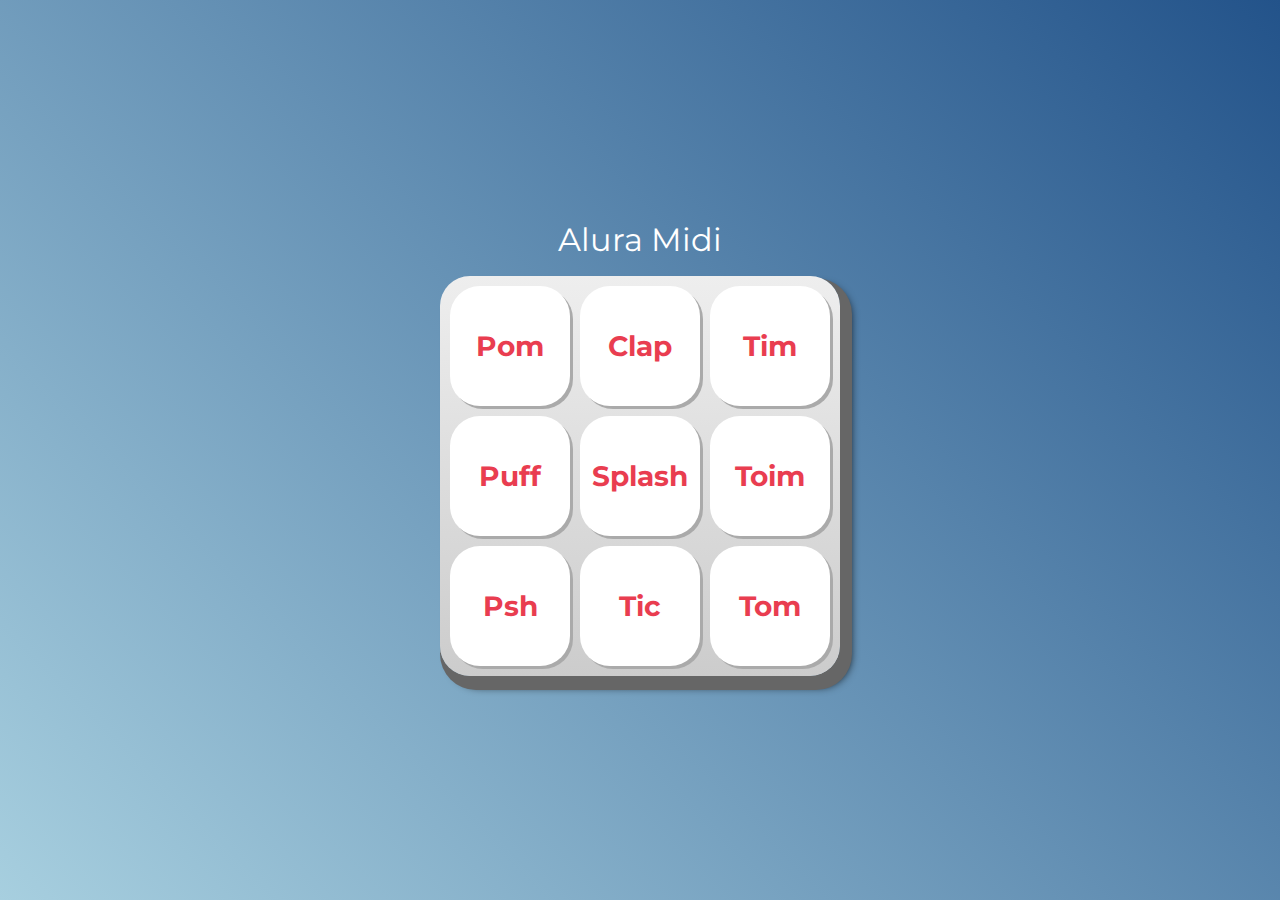
<file: aluramidi-curso-arquivos-iniciais/index.html>
<!DOCTYPE html>
<html lang="pt-BR">
<head>
    <meta charset="UTF-8">
    <meta http-equiv="X-UA-Compatible" content="IE=edge">
    <meta name="viewport" content="width=device-width, initial-scale=1.0">

    <title>Alura MIDI</title>

    <link rel="preconnect" href="https://fonts.googleapis.com">
    <link rel="preconnect" href="https://fonts.gstatic.com" crossorigin>
    <link href="https://fonts.googleapis.com/css2?family=Montserrat:wght@500;600&display=swap" rel="stylesheet">

    <link rel="icon" type="image/png" href="images/bateria.png">
    <link rel="stylesheet" href="css/reset.css">
    <link rel="stylesheet" href="css/estilos.css">

</head>
<body>

    <h1>Alura Midi</h1>

    <section class="teclado">
        <button onclick="alert(`Pom`)" class="tecla tecla_pom">Pom</button>
        <button class="tecla tecla_clap">Clap</button>
        <button class="tecla tecla_tim">Tim</button>

        <button class="tecla tecla_puff">Puff</button>
        <button class="tecla tecla_splash">Splash</button>
        <button class="tecla tecla_toim">Toim</button>

        <button class="tecla tecla_psh">Psh</button>
        <button class="tecla tecla_tic">Tic</button>
        <button class="tecla tecla_tom">Tom</button>

    <audio src="sounds/keyq.wav" id="som_tecla_pom"></audio>
    <audio src="sounds/keyw.wav" id="som_tecla_clap"></audio>
    <audio src="sounds/keye.wav" id="som_tecla_tim"></audio>
    <audio src="sounds/keya.wav" id="som_tecla_puff"></audio>
    <audio src="sounds/keys.wav" id="som_tecla_splash"></audio>
    <audio src="sounds/keyd.wav" id="som_tecla_toim"></audio>
    <audio src="sounds/keyz.wav" id="som_tecla_psh"></audio>
    <audio src="sounds/keyx.wav" id="som_tecla_tic"></audio>
    <audio src="sounds/keyc.wav" id="som_tecla_tom"></audio>

</body>
</html>
</file>
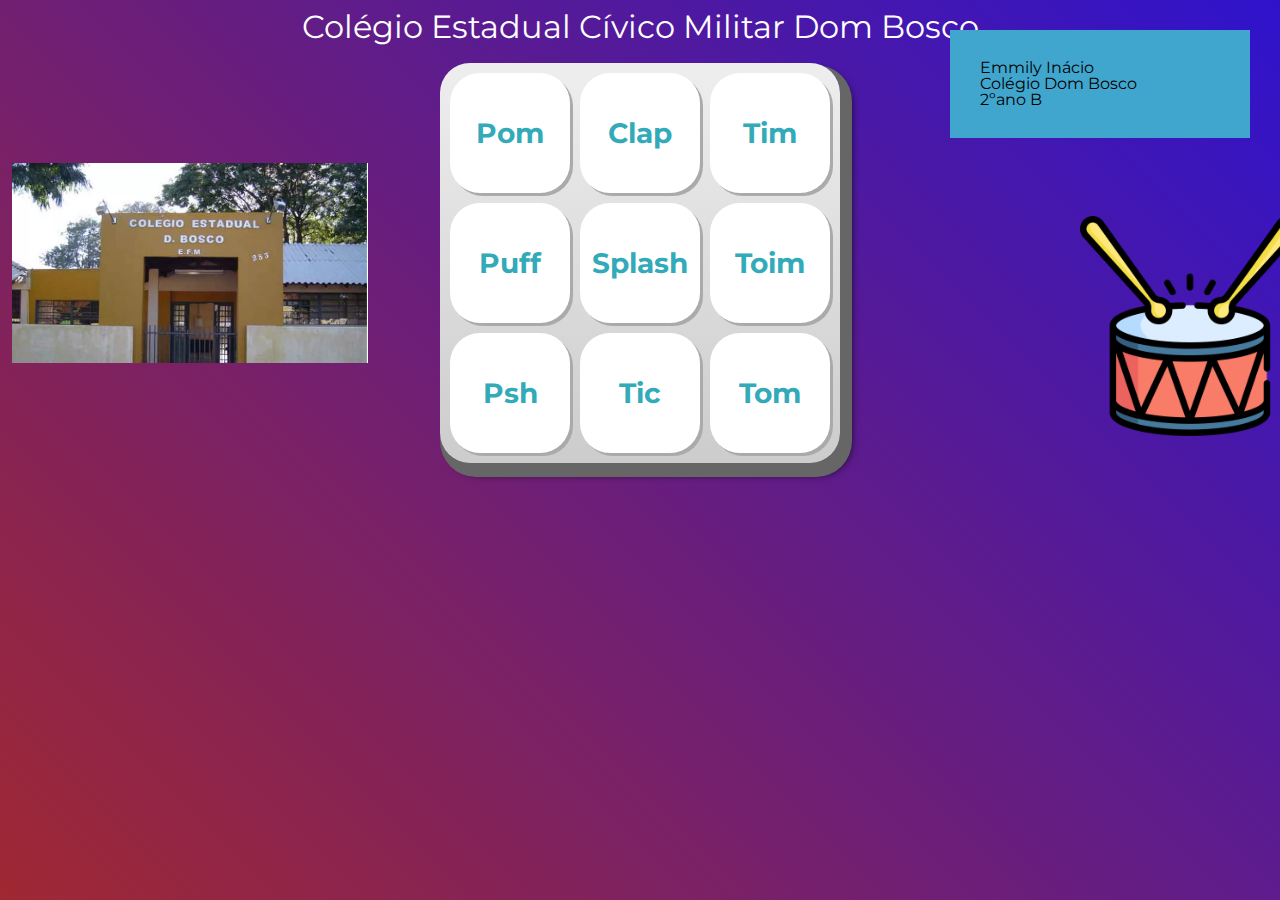
<file: aluramidi/index.html>
<!DOCTYPE html>
<html lang="pt-BR">
<head>
    <meta charset="UTF-8">
    <meta http-equiv="X-UA-Compatible" content="IE=edge">
    <meta name="viewport" content="width=device-width, initial-scale=1.0">

    <title>Alura Midi</title>

    <link rel="preconnect" href="https://fonts.googleapis.com">
    <link rel="preconnect" href="https://fonts.gstatic.com" crossorigin>
    <link href="https://fonts.googleapis.com/css2?family=Montserrat:wght@500;600&display=swap" rel="stylesheet">

    <link rel="icon" type="image/png" href="images/bateria.png">
    <link rel="stylesheet" href="css/reset.css">
    <link rel="stylesheet" href="css/estilos.css">
   

    
</head>

<body>

    <h1>Colégio Estadual Cívico Militar Dom Bosco</h1>
    
    <section class="teclado">
        <button class="tecla tecla_pom">Pom</button>
        <button class="tecla tecla_clap">Clap</button>
        <button class="tecla tecla_tim">Tim</button>

        <button class="tecla tecla_puff">Puff</button>
        <button class="tecla tecla_splash">Splash</button>
        <button class="tecla tecla_toim">Toim</button>

        <button class="tecla tecla_psh">Psh</button>
        <button class="tecla tecla_tic">Tic</button>
        <button class="tecla tecla_tom">Tom</button>
    </section>

    <audio src ="sounds/keyq.wav" id="som_tecla_pom"></audio>
    <audio src ="sounds/keyw.wav" id="som_tecla_clap"></audio>
    <audio src ="sounds/keye.wav" id="som_tecla_tim"></audio>
    <audio src ="sounds/keya.wav" id="som_tecla_puff"></audio>
    <audio src ="sounds/keys.wav" id="som_tecla_splash"></audio>
    <audio src ="sounds/keyd.wav" id="som_tecla_toim"></audio>
    <audio src ="sounds/keyz.wav" id="som_tecla_psh"></audio>
    <audio src ="sounds/keyx.wav" id="som_tecla_tic"></audio>
    <audio src ="sounds/keyc.wav" id="som_tecla_tom"></audio>

   
     <div class="conteiner">
     <img src="img/dom_bosco_cianorte.webp" width="200" height="200" />
     </div>

     <div class="bateria">
        <img src="images/bateria.png" width="320" height="220" />
        </div>

    <script src ="main.js"></script>




</html>

<html><head> 
    <style>
        #infe-tela{
         position: fixed;
         top: 30px;
         right: 30px;
         background-color: rgb(65, 166, 206);
         border: 2px rgb(60, 145, 130) ;
         padding: 30px;
         width: 300px;
   
        }
    </style>
</head>
   <body>
        <div id="infe-tela" div>
        <h2>Emmily Inácio</h2>
        <p>Colégio Dom Bosco</p>
        <p>2ºano B</p>
   </body>


</html>
</file>
<file: aluramidi-curso-arquivos-iniciais/css/estilos.css>
:root {
  --cinza: #aaa;
  --vermelha: #e93d50;
  --vermelha-escura: #af303f;
  --branca: #fff;
  --luz: rgb(229, 255, 0);
}

body {
  align-items: center;
  background: linear-gradient(45deg, #a7cfdf 0%,#23538a 100%);
  display: flex;
  justify-content: center;
  flex-direction: column;
  font-family: 'Montserrat', sans-serif;
  min-height: 100vh;
}

h1 {
  color: var(--branca);
  margin-bottom: 20px;
  font-size: 2rem;
}

.teclado {
  background: linear-gradient(to bottom, #eeeeee 0%,#cccccc 100%);
  box-shadow: 6px 8px 0 6px #666, 10px 10px 10px #000;
  border-radius: 30px;
  display: grid;
  gap: 10px;
  grid-template-columns: repeat(3, 1fr);
  padding: 10px;
}

.tecla {
  background-color: var(--branca);
  border-radius: 30px;
  box-shadow: 3px 3px 0 var(--cinza);
  color: var(--vermelha);
  cursor: pointer;
  height: 120px;
  font-size: 1.75em;
  font-weight: bold;
  line-height: 120px;
  text-align: center;
  width: 120px;
}

.tecla.ativa,
.tecla:active {
  background-color: var(--vermelha);
  border: 4px solid  var(--vermelha);
  box-shadow: 3px 3px 0 var(--vermelha-escura) inset;
  color: var(--branca);
  outline: none;
}

.tecla.focus,
.tecla:focus {
  outline: none;
  box-shadow: 1px 1px 10px var(--luz);
}

.tecla.active:focus,
.tecla:active:focus {
  box-shadow: 3px 3px 0 var(--vermelha-escura) inset, 1px 1px 10px var(--luz);
}
</file>
<file: aluramidi/css/estilos.css>
:root {
  --cinza: #aaa;
  --vermelha: #32aab9;
  --vermelha-escura: #30a0af;
  --branca: #fff;
  --luz: rgb(229, 255, 0);
}

body {
  align-items: center;
  background: linear-gradient(45deg, #a02832 0%,#2f13cc 100%);
  display: flex;
  justify-content: center;
  flex-direction: column;
  font-family: 'Montserrat', sans-serif;
  min-height: 100vh;
}

h1 {
  color: var(--branca);
  margin-bottom: 20px;
  font-size: 2rem;
}

.teclado {
  background: linear-gradient(to bottom, #eeeeee 0%,#cccccc 100%);
  box-shadow: 6px 8px 0 6px #666, 10px 10px 10px #000;
  border-radius: 30px;
  display: grid;
  gap: 10px;
  grid-template-columns: repeat(3, 1fr);
  padding: 10px;
}

.tecla {
  background-color: var(--branca);
  border-radius: 30px;
  box-shadow: 3px 3px 0 var(--cinza);
  color: var(--vermelha);
  cursor: pointer;
  height: 120px;
  font-size: 1.75em;
  font-weight: bold;
  line-height: 120px;
  text-align: center;
  width: 120px;
}

.tecla.ativa,
.tecla:active {
  background-color: var(--vermelha);
  border: 4px solid  var(--vermelha);
  box-shadow: 3px 3px 0 var(--vermelha-escura) inset;
  color: var(--branca);
  outline: none;
}


.tecla.focus,
.tecla:focus {
  outline: none;
  box-shadow: 1px 1px 10px var(--luz);
}

.tecla.active:focus,
.tecla:active:focus {
  box-shadow: 3px 3px 0 var(--vermelha-escura) inset, 1px 1px 10px var(--luz);
}


.container {
  position: relative;
}

img {
  position: relative;
  right: 450px;
  top: -300px;
}
 
.bateria {
  position: relative;
  left: 1000px;
  top: -150px;;
}
</file>
